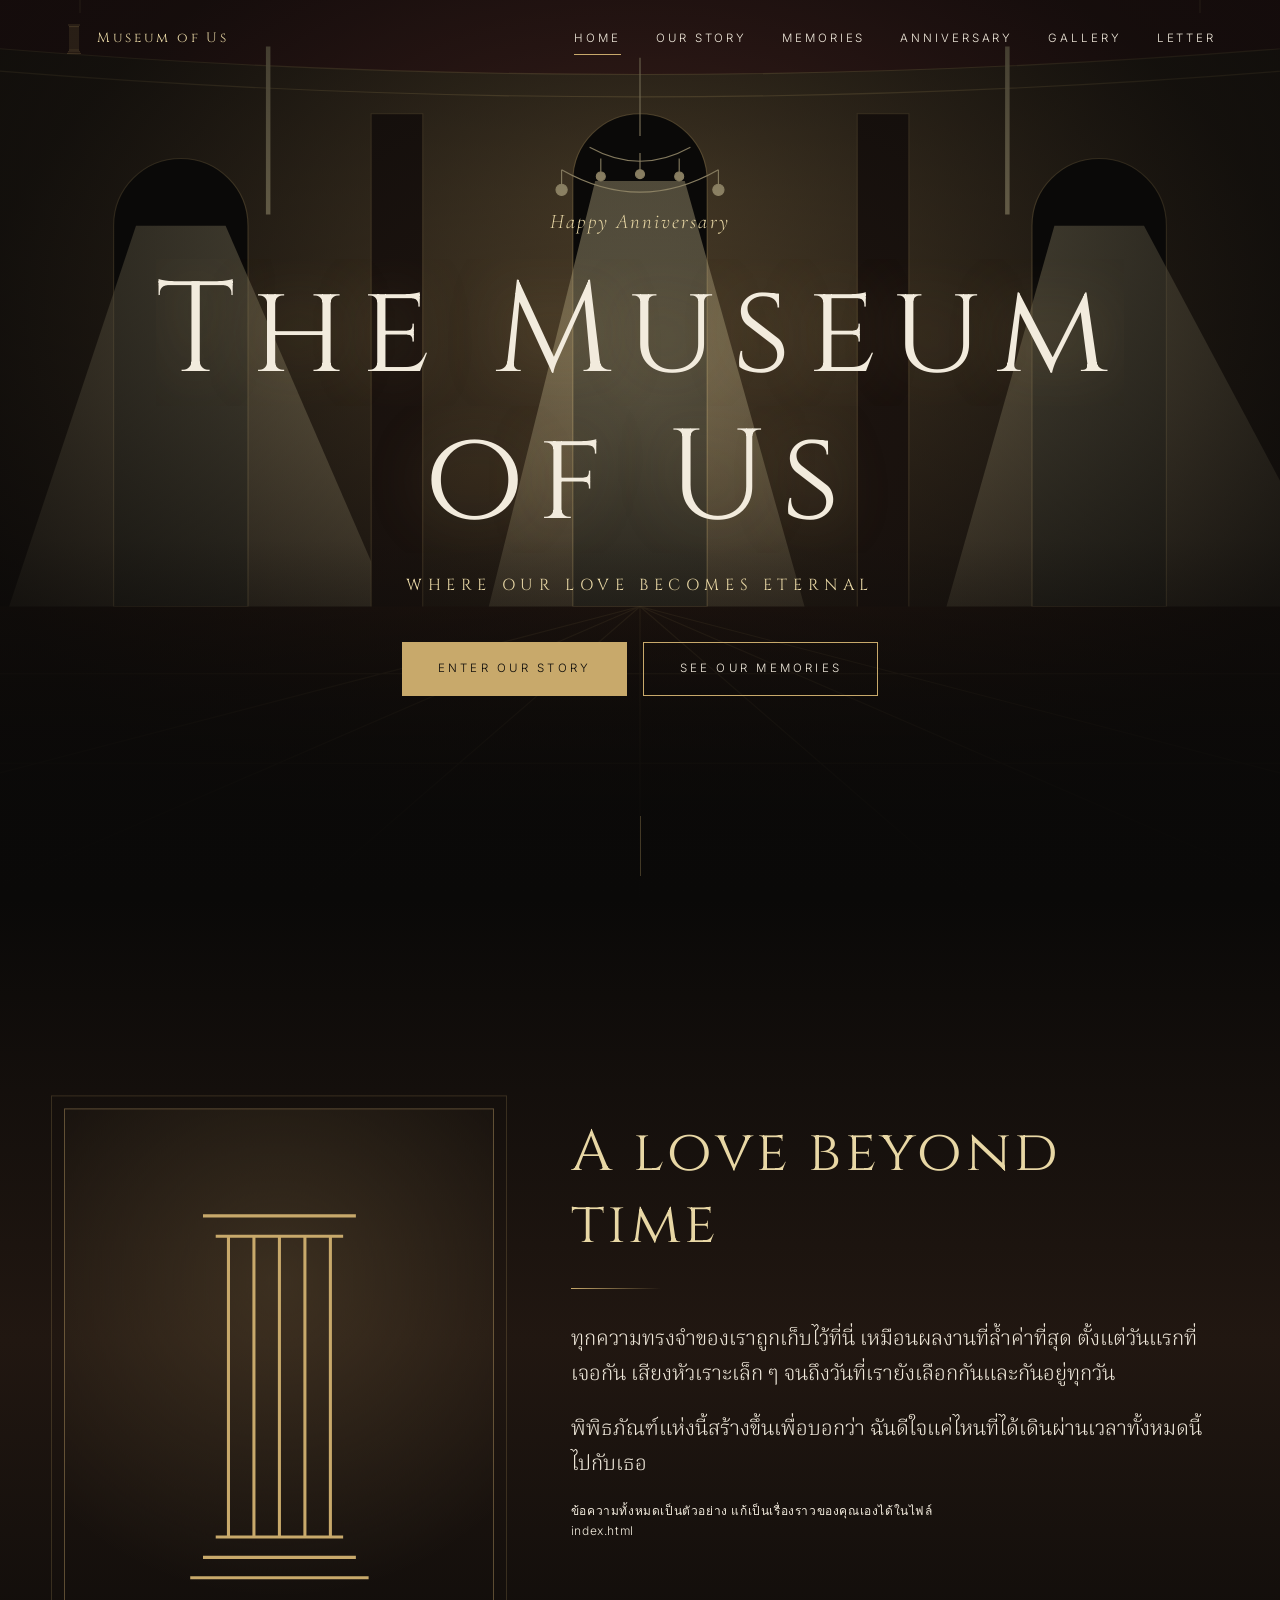
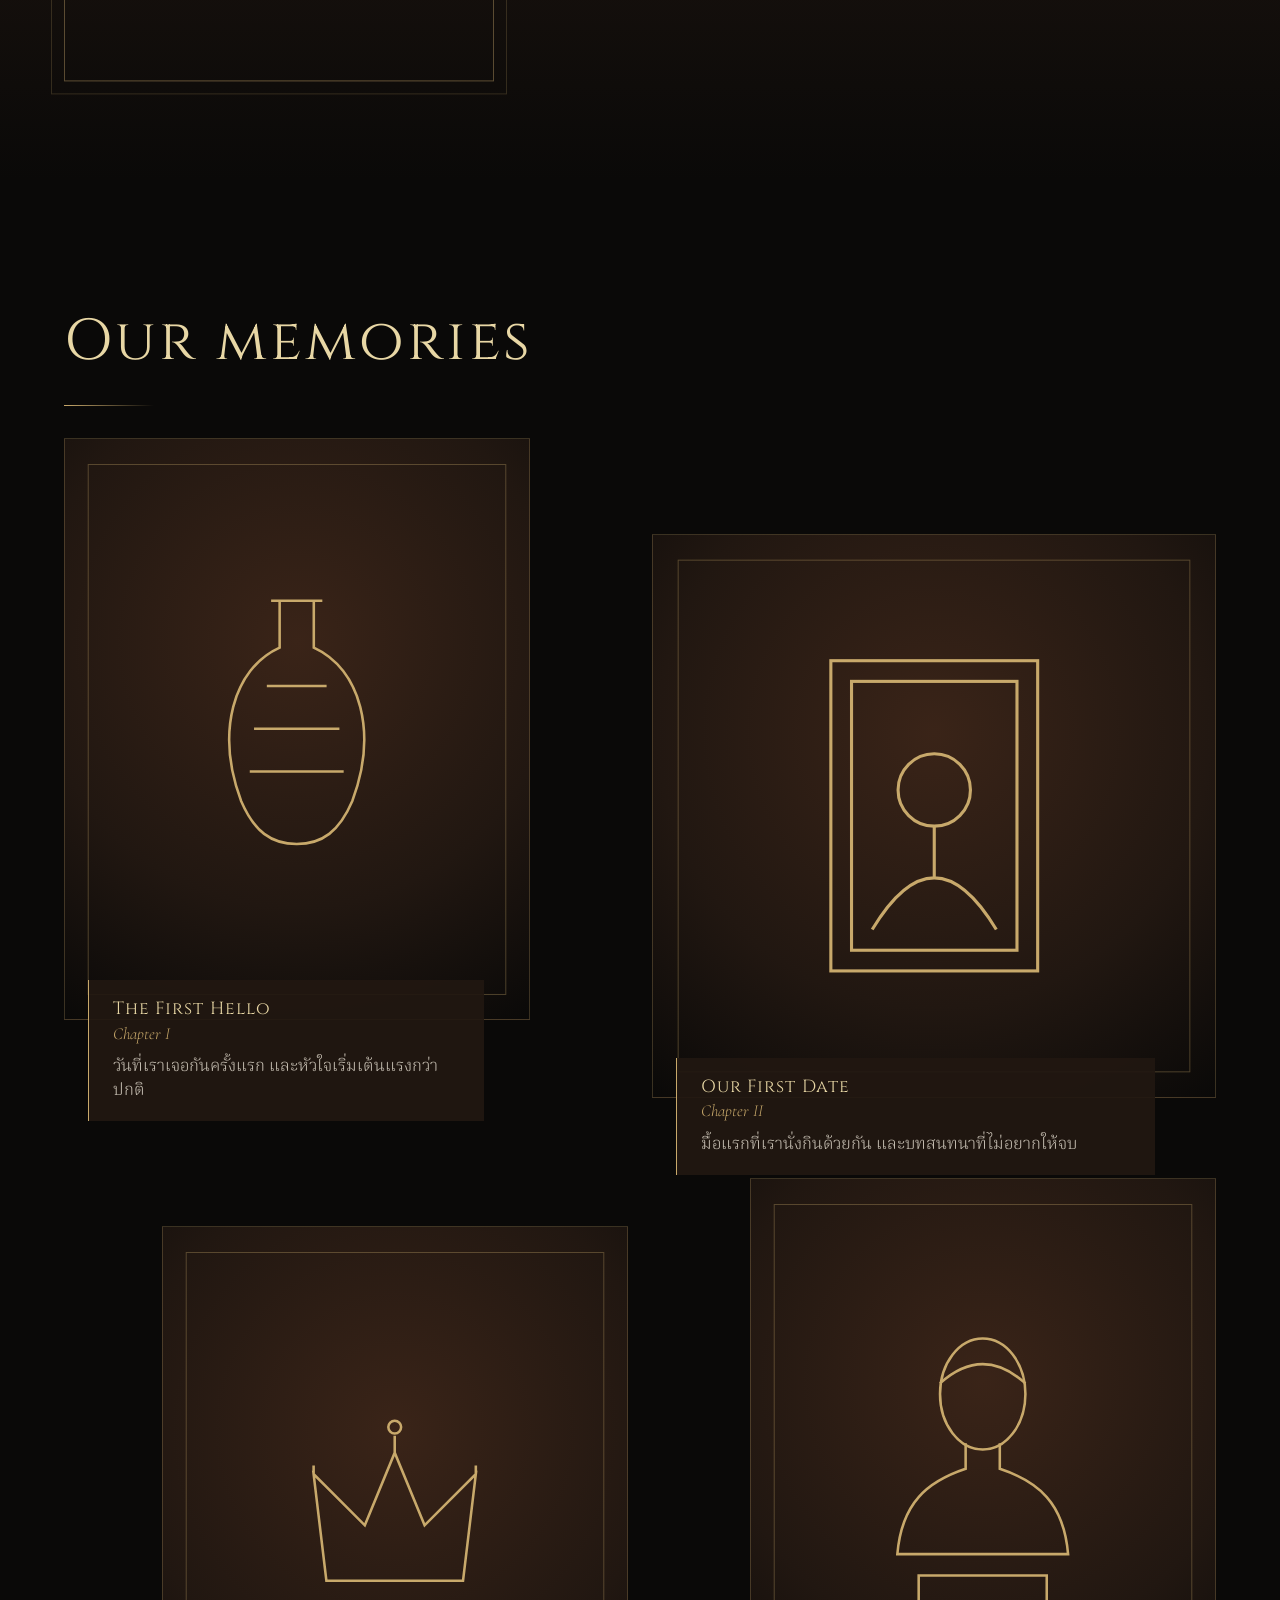
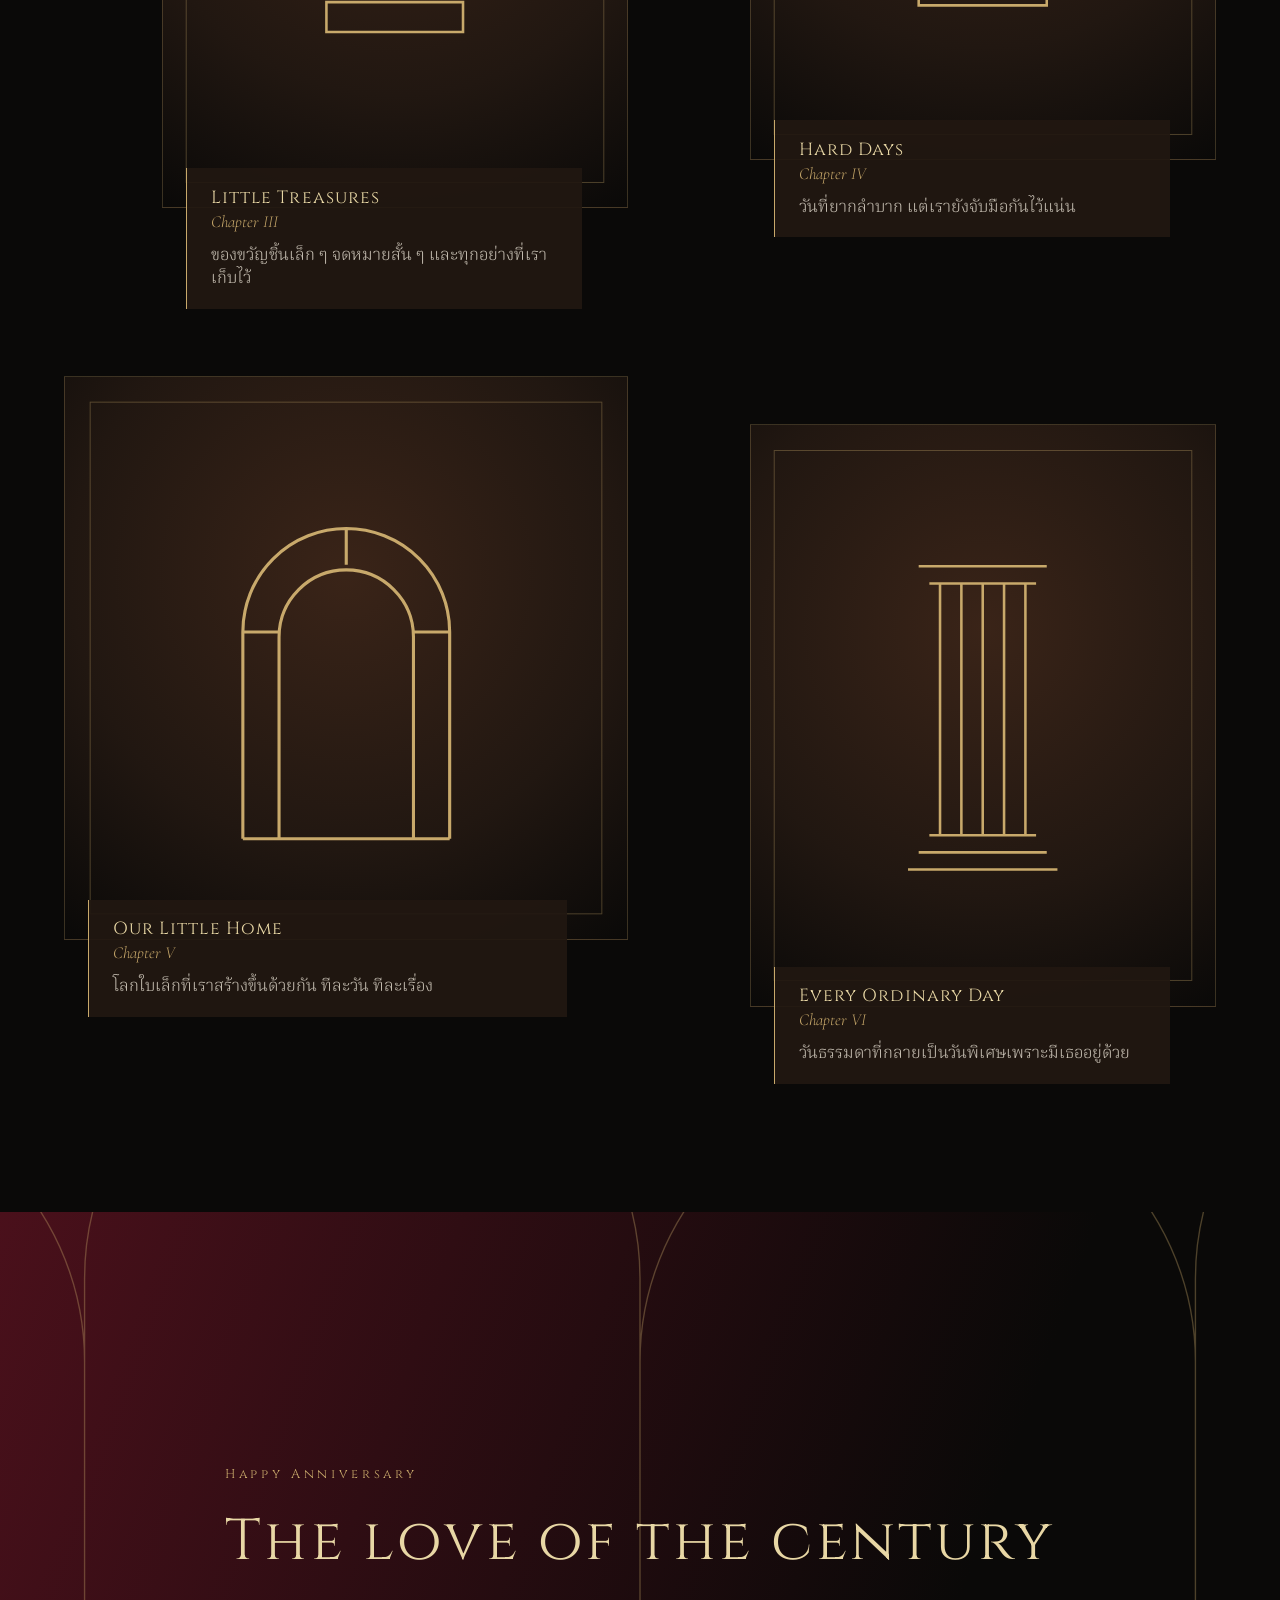
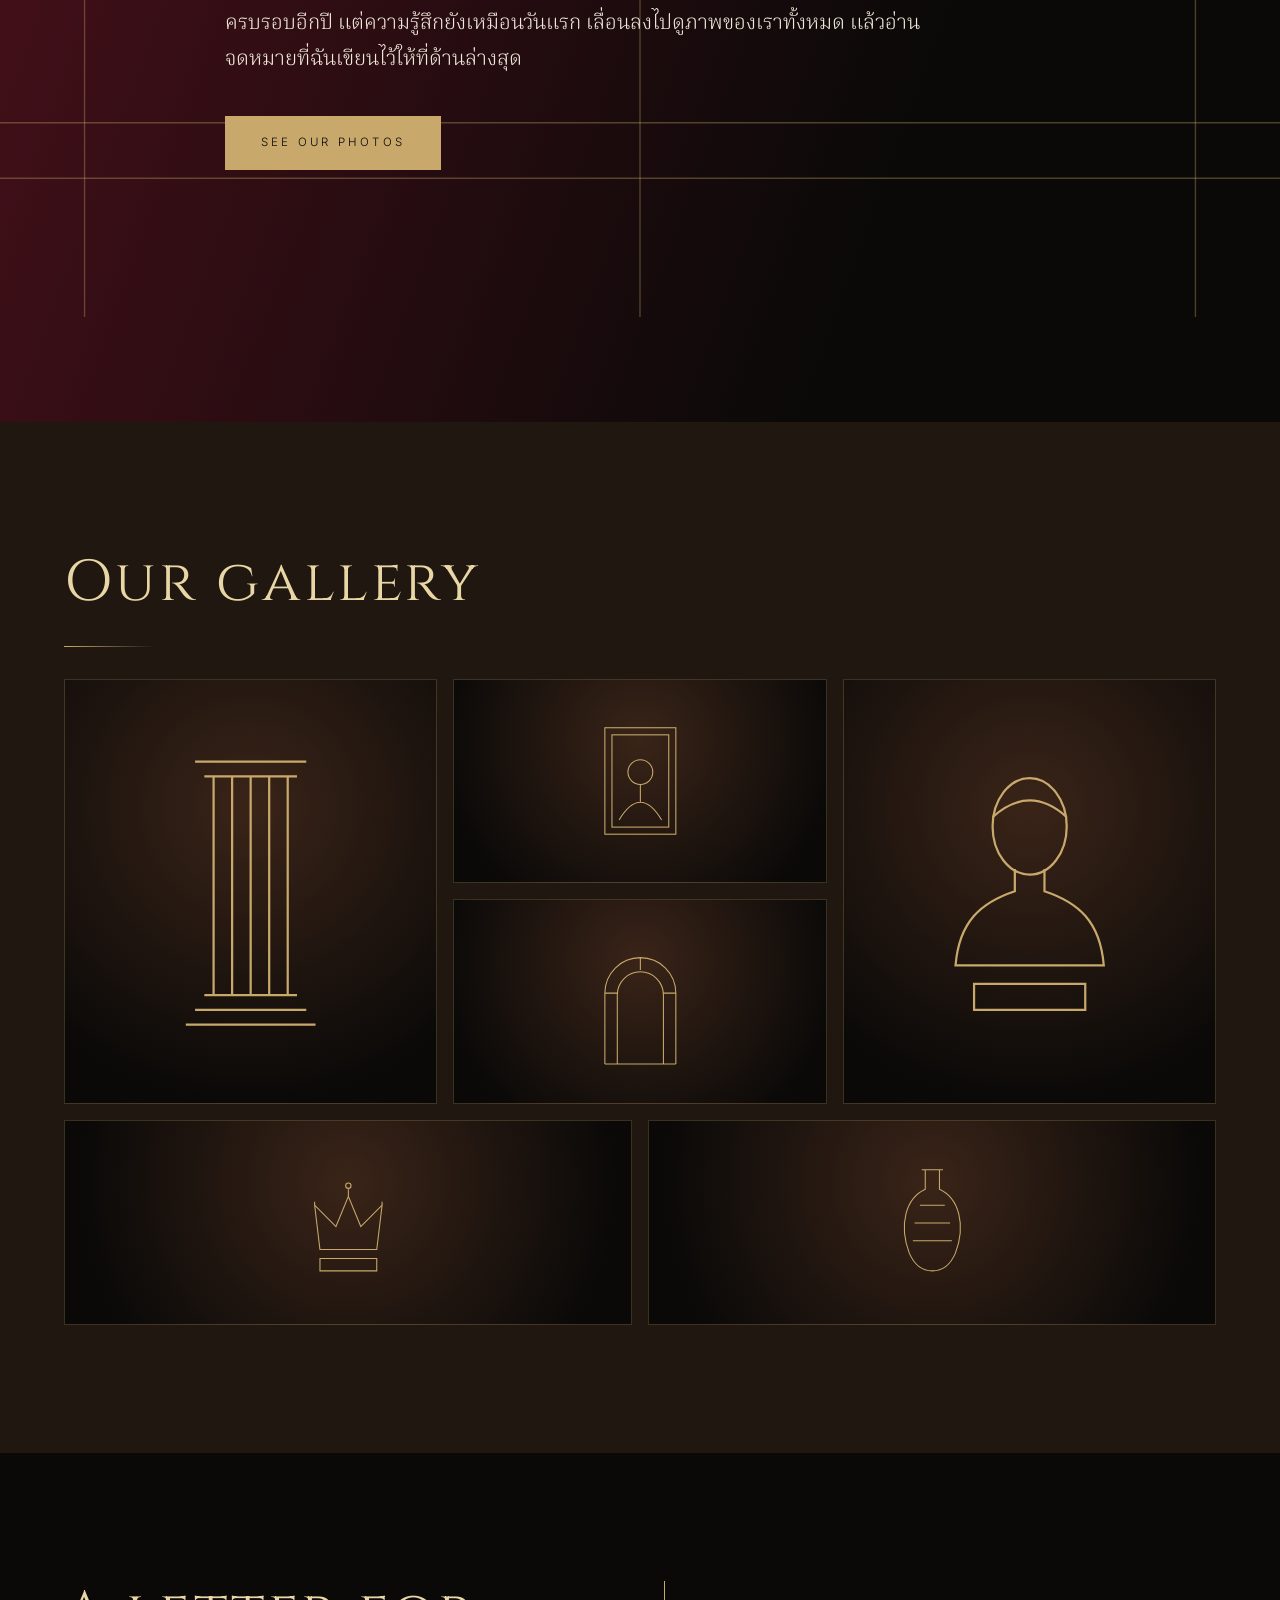
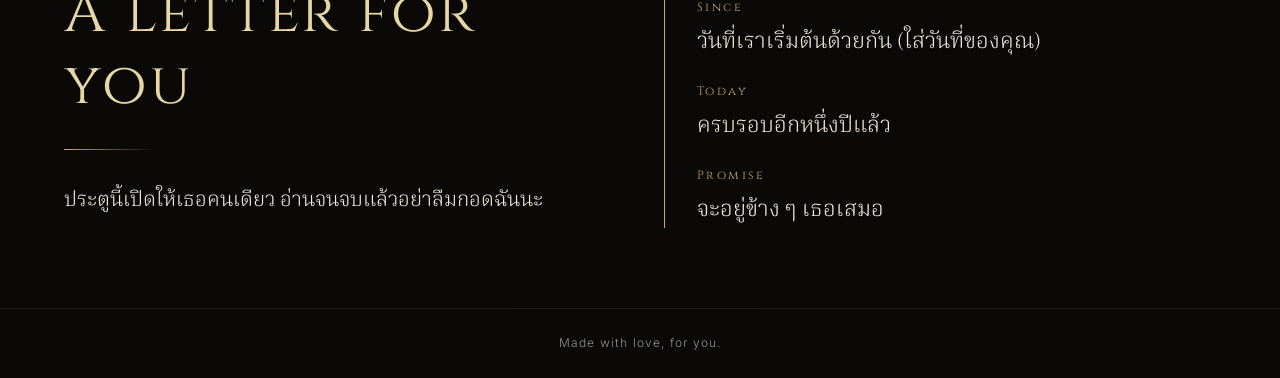
<file: index (1).html>
<!DOCTYPE html>
<html lang="en">
<head>
<meta charset="UTF-8">
<meta name="viewport" content="width=device-width, initial-scale=1">
<title>Museum of Us</title>
<meta name="description" content="Museum of Us: an anniversary gift made of our memories.">
<link rel="preconnect" href="https://fonts.googleapis.com">
<link rel="preconnect" href="https://fonts.gstatic.com" crossorigin>
<link href="https://fonts.googleapis.com/css2?family=Cinzel:wght@400;600&family=Cormorant+Garamond:ital,wght@0,300;0,500;1,300&family=Inter:wght@300;400&family=Noto+Serif+Thai:wght@300;400&display=swap" rel="stylesheet">
<link rel="stylesheet" href="style.css">
</head>
<body>

<!-- Reusable line-art symbols (original drawings, no external images) -->
<svg width="0" height="0" style="position:absolute" aria-hidden="true">
  <symbol id="s-column" viewBox="0 0 100 160"><g fill="none" stroke="currentColor" stroke-width="1.2"><path d="M20 10h60M25 18h50M30 18v118M70 18v118M40 18v118M50 18v118M60 18v118M25 136h50M20 144h60M15 152h70"/></g></symbol>
  <symbol id="s-bust" viewBox="0 0 100 160"><g fill="none" stroke="currentColor" stroke-width="1.2"><ellipse cx="50" cy="45" rx="20" ry="26"/><path d="M42 68v12c-18 6-30 16-32 40h80c-2-24-14-34-32-40V68M30 120h40M20 130h60v14H20zM30 40q20-18 40 0"/></g></symbol>
  <symbol id="s-frame" viewBox="0 0 100 160"><g fill="none" stroke="currentColor" stroke-width="1.2"><rect x="10" y="20" width="80" height="120"/><rect x="18" y="28" width="64" height="104"/><circle cx="50" cy="70" r="14"/><path d="M26 124q24-40 48 0M50 84v20"/></g></symbol>
  <symbol id="s-arch" viewBox="0 0 100 160"><g fill="none" stroke="currentColor" stroke-width="1.2"><path d="M10 150V70a40 40 0 0 1 80 0v80M24 150V72a26 26 0 0 1 52 0v78M10 150h80M50 30v14M10 70h14M76 70h14"/></g></symbol>
  <symbol id="s-crown" viewBox="0 0 100 160"><g fill="none" stroke="currentColor" stroke-width="1.2"><path d="M18 110l-6-50 24 24 14-34 14 34 24-24-6 50zM18 120h64v14H18zM50 50v-8M12 60v-4M88 60v-4"/><circle cx="50" cy="38" r="3"/></g></symbol>
  <symbol id="s-vase" viewBox="0 0 100 160"><g fill="none" stroke="currentColor" stroke-width="1.2"><path d="M38 20h24M42 20v22c-22 10-30 40-18 72 6 14 14 20 26 20s20-6 26-20c12-32 4-62-18-72V20M30 80h40M28 100h44M36 60h28"/></g></symbol>
</svg>

<div class="loader" id="loader" aria-hidden="true">
  <svg class="loader-mark" viewBox="0 0 100 160"><use href="#s-column"/></svg>
  <p>Opening the doors</p>
  <span class="loader-line"></span>
</div>
<div class="cursor" id="cursor" aria-hidden="true"></div>

<header class="nav" id="nav">
  <a href="#home" class="brand" aria-label="Museum of Us, home">
    <svg viewBox="0 0 100 160" aria-hidden="true"><use href="#s-column"/></svg>
    <span>Museum of Us</span>
  </a>
  <button class="nav-toggle" id="navToggle" aria-expanded="false" aria-controls="menu" aria-label="Open menu"><i></i><i></i></button>
  <nav id="menu" class="menu" aria-label="Main">
    <a href="#home">Home</a>
    <a href="#about">Our story</a>
    <a href="#collections">Memories</a>
    <a href="#exhibitions">Anniversary</a>
    <a href="#gallery">Gallery</a>
    <a href="#visit">Letter</a>
  </nav>
</header>

<main>
<section class="hero" id="home">
  <div class="hero-bg" data-parallax="0.25">
    <!-- Palace hall drawn in SVG -->
    <svg viewBox="0 0 1600 900" preserveAspectRatio="xMidYMid slice" role="img" aria-label="Illustration of a grand palace hall with marble columns, tall windows and a chandelier">
      <defs>
        <linearGradient id="floor" x1="0" y1="0" x2="0" y2="1"><stop offset="0" stop-color="#2a1a12"/><stop offset="1" stop-color="#0a0908"/></linearGradient>
        <linearGradient id="beam" x1="0" y1="0" x2="0" y2="1"><stop offset="0" stop-color="#E8D7A5" stop-opacity=".55"/><stop offset="1" stop-color="#E8D7A5" stop-opacity="0"/></linearGradient>
        <radialGradient id="glow" cx=".5" cy=".3" r=".6"><stop offset="0" stop-color="#C8A96B" stop-opacity=".45"/><stop offset="1" stop-color="#C8A96B" stop-opacity="0"/></radialGradient>
      </defs>
      <rect width="1600" height="900" fill="#150d0b"/>
      <rect width="1600" height="900" fill="url(#glow)"/>
      <g fill="#4A101B" opacity=".55"><path d="M0 0h1600v120q-800 90-1600 0z"/></g>
      <g stroke="#C8A96B" stroke-opacity=".5" fill="none"><path d="M0 120q800 90 1600 0M0 140q800 90 1600 0M300 0v110M800 0v95M1300 0v110"/></g>
      <g fill="#E8D7A5" opacity=".9"><path d="M470 140h-4v150h4zM1130 140h-4v150h4z"/></g>
      <g fill="#0a0908" stroke="#C8A96B" stroke-opacity=".6">
        <path d="M330 640V300a60 60 0 0 1 120 0v340z"/><path d="M740 640V260a60 60 0 0 1 120 0v380z"/><path d="M1150 640V300a60 60 0 0 1 120 0v340z"/>
      </g>
      <g fill="url(#beam)"><path d="M350 300h80l260 600H150z"/><path d="M760 260h80l180 640H600z"/><path d="M1170 300h80l320 600H1000z"/></g>
      <g fill="#241812" stroke="#C8A96B" stroke-opacity=".35">
        <rect x="90" y="150" width="70" height="520"/><rect x="1440" y="150" width="70" height="520"/><rect x="560" y="200" width="46" height="470"/><rect x="994" y="200" width="46" height="470"/>
      </g>
      <g fill="#C8A96B" opacity=".8"><rect x="80" y="140" width="90" height="14"/><rect x="1430" y="140" width="90" height="14"/><rect x="80" y="664" width="90" height="14"/><rect x="1430" y="664" width="90" height="14"/></g>
      <g class="chandelier" stroke="#E8D7A5" fill="none" transform="translate(800 150)">
        <path d="M0 0v70M-70 100q70 40 140 0M-45 80q45 25 90 0M-70 100v14M70 100v14M-35 90v12M35 90v12M0 85v16"/>
        <g fill="#E8D7A5"><circle cx="-70" cy="118" r="5"/><circle cx="70" cy="118" r="5"/><circle cx="-35" cy="106" r="4"/><circle cx="35" cy="106" r="4"/><circle cx="0" cy="104" r="4"/></g>
      </g>
      <rect y="640" width="1600" height="260" fill="url(#floor)"/>
      <g stroke="#C8A96B" stroke-opacity=".18"><path d="M800 640L-200 900M800 640L200 900M800 640L500 900M800 640L800 900M800 640L1100 900M800 640L1400 900M800 640L1800 900M0 700h1600M0 780h1600"/></g>
    </svg>
  </div>
  <div class="hero-shade"></div>
  <div class="dust" id="dust" aria-hidden="true"></div>
  <div class="hero-content">
    <p class="hero-kicker reveal-line"><span>Happy Anniversary</span></p>
    <h1 class="hero-title"><span class="reveal-line"><span>The Museum</span></span><span class="reveal-line"><span>of Us</span></span></h1>
    <p class="hero-sub reveal-line"><span>Where our love becomes eternal</span></p>
    <div class="hero-actions">
      <a class="btn btn-gold" href="#about">Enter our story</a>
      <a class="btn btn-ghost" href="#collections">See our memories</a>
    </div>
  </div>
  <a href="#about" class="scroll-hint" aria-label="Scroll down"><i></i></a>
</section>

<section class="about" id="about">
  <div class="wrap about-grid">
    <figure class="about-art reveal" data-parallax="-0.06">
      <svg viewBox="0 0 100 160" role="img" aria-label="Line drawing of a classical column"><use href="#s-column"/></svg>
    </figure>
    <div class="about-text">
      <h2 class="split">A love beyond time</h2>
      <span class="rule"></span>
      <p class="reveal">ทุกความทรงจำของเราถูกเก็บไว้ที่นี่ เหมือนผลงานที่ล้ำค่าที่สุด ตั้งแต่วันแรกที่เจอกัน เสียงหัวเราะเล็ก ๆ จนถึงวันที่เรายังเลือกกันและกันอยู่ทุกวัน</p>
      <p class="reveal">พิพิธภัณฑ์แห่งนี้สร้างขึ้นเพื่อบอกว่า ฉันดีใจแค่ไหนที่ได้เดินผ่านเวลาทั้งหมดนี้ไปกับเธอ</p>
      <p class="note reveal">ข้อความทั้งหมดเป็นตัวอย่าง แก้เป็นเรื่องราวของคุณเองได้ในไฟล์ index.html</p>
    </div>
  </div>
</section>

<section class="collections" id="collections">
  <div class="wrap">
    <h2 class="split">Our memories</h2>
    <span class="rule"></span>
    <ul class="coll-grid">
      <li class="coll c1 reveal"><button class="art-btn" data-open data-title="The First Hello" data-era="Chapter I" data-text="วันที่เราเจอกันครั้งแรก และหัวใจเริ่มเต้นแรงกว่าปกติ"><div class="art"><svg><use href="#s-vase"/></svg></div><div class="cap"><h3>The First Hello</h3><em>Chapter I</em><p>วันที่เราเจอกันครั้งแรก และหัวใจเริ่มเต้นแรงกว่าปกติ</p></div></button></li>
      <li class="coll c2 reveal"><button class="art-btn" data-open data-title="Our First Date" data-era="Chapter II" data-text="มื้อแรกที่เรานั่งกินด้วยกัน และบทสนทนาที่ไม่อยากให้จบ"><div class="art"><svg><use href="#s-frame"/></svg></div><div class="cap"><h3>Our First Date</h3><em>Chapter II</em><p>มื้อแรกที่เรานั่งกินด้วยกัน และบทสนทนาที่ไม่อยากให้จบ</p></div></button></li>
      <li class="coll c3 reveal"><button class="art-btn" data-open data-title="Little Treasures" data-era="Chapter III" data-text="ของขวัญชิ้นเล็ก ๆ จดหมายสั้น ๆ และทุกอย่างที่เราเก็บไว้"><div class="art"><svg><use href="#s-crown"/></svg></div><div class="cap"><h3>Little Treasures</h3><em>Chapter III</em><p>ของขวัญชิ้นเล็ก ๆ จดหมายสั้น ๆ และทุกอย่างที่เราเก็บไว้</p></div></button></li>
      <li class="coll c4 reveal"><button class="art-btn" data-open data-title="Hard Days" data-era="Chapter IV" data-text="วันที่ยากลำบาก แต่เรายังจับมือกันไว้แน่น"><div class="art"><svg><use href="#s-bust"/></svg></div><div class="cap"><h3>Hard Days</h3><em>Chapter IV</em><p>วันที่ยากลำบาก แต่เรายังจับมือกันไว้แน่น</p></div></button></li>
      <li class="coll c5 reveal"><button class="art-btn" data-open data-title="Our Little Home" data-era="Chapter V" data-text="โลกใบเล็กที่เราสร้างขึ้นด้วยกัน ทีละวัน ทีละเรื่อง"><div class="art"><svg><use href="#s-arch"/></svg></div><div class="cap"><h3>Our Little Home</h3><em>Chapter V</em><p>โลกใบเล็กที่เราสร้างขึ้นด้วยกัน ทีละวัน ทีละเรื่อง</p></div></button></li>
      <li class="coll c6 reveal"><button class="art-btn" data-open data-title="Every Ordinary Day" data-era="Chapter VI" data-text="วันธรรมดาที่กลายเป็นวันพิเศษเพราะมีเธออยู่ด้วย"><div class="art"><svg><use href="#s-column"/></svg></div><div class="cap"><h3>Every Ordinary Day</h3><em>Chapter VI</em><p>วันธรรมดาที่กลายเป็นวันพิเศษเพราะมีเธออยู่ด้วย</p></div></button></li>
    </ul>
  </div>
</section>

<section class="exhibit" id="exhibitions">
  <div class="exhibit-bg" data-parallax="0.18" aria-hidden="true">
    <svg viewBox="0 0 1600 700" preserveAspectRatio="xMidYMid slice"><g fill="none" stroke="#C8A96B" stroke-opacity=".35"><path d="M0 700V300a200 200 0 0 1 400 0v400M400 700V240a200 200 0 0 1 400 0v460M800 700V300a200 200 0 0 1 400 0v400M1200 700V240a200 200 0 0 1 400 0v460"/><path d="M0 560h1600M0 600h1600"/></g></svg>
  </div>
  <div class="wrap exhibit-inner">
    <p class="exhibit-date reveal">Happy Anniversary</p>
    <h2 class="split">The love of the century</h2>
    <p class="reveal">ครบรอบอีกปี แต่ความรู้สึกยังเหมือนวันแรก เลื่อนลงไปดูภาพของเราทั้งหมด แล้วอ่านจดหมายที่ฉันเขียนไว้ให้ที่ด้านล่างสุด</p>
    <button class="btn btn-gold reveal" id="exhibitBtn">See our photos</button>
  </div>
</section>

<section class="gallery" id="gallery">
  <div class="wrap">
    <h2 class="split">Our gallery</h2>
    <span class="rule"></span>
    <div class="g-grid">
      <button class="g g1" data-open data-title="The Day We Met" data-era="Gallery I" data-text="ภาพแรกที่เราอยู่ด้วยกัน"><svg><use href="#s-column"/></svg></button>
      <button class="g g2" data-open data-title="Your Smile" data-era="Gallery II" data-text="รอยยิ้มที่ฉันชอบที่สุด"><svg><use href="#s-frame"/></svg></button>
      <button class="g g3" data-open data-title="Sunday Mornings" data-era="Gallery III" data-text="เช้าวันอาทิตย์ที่ไม่ต้องรีบไปไหน"><svg><use href="#s-bust"/></svg></button>
      <button class="g g4" data-open data-title="Where We Traveled" data-era="Gallery IV" data-text="ทุกที่ที่เราไปด้วยกัน"><svg><use href="#s-arch"/></svg></button>
      <button class="g g5" data-open data-title="Our Celebrations" data-era="Gallery V" data-text="วันพิเศษที่เราฉลองด้วยกัน"><svg><use href="#s-crown"/></svg></button>
      <button class="g g6" data-open data-title="Quiet Moments" data-era="Gallery VI" data-text="ช่วงเวลาเงียบ ๆ ที่มีแค่เรา"><svg><use href="#s-vase"/></svg></button>
    </div>
  </div>
</section>

<section class="visit" id="visit">
  <div class="wrap visit-grid">
    <div>
      <h2 class="split">A letter for you</h2>
      <span class="rule"></span>
      <p class="reveal">ประตูนี้เปิดให้เธอคนเดียว อ่านจนจบแล้วอย่าลืมกอดฉันนะ</p>
    </div>
    <dl class="reveal">
      <dt>Since</dt><dd>วันที่เราเริ่มต้นด้วยกัน (ใส่วันที่ของคุณ)</dd>
      <dt>Today</dt><dd>ครบรอบอีกหนึ่งปีแล้ว</dd>
      <dt>Promise</dt><dd>จะอยู่ข้าง ๆ เธอเสมอ</dd>
    </dl>
  </div>
  <footer>Made with love, for you.</footer>
</section>
</main>

<div class="lightbox" id="lightbox" role="dialog" aria-modal="true" aria-label="Artwork viewer" hidden>
  <button class="lb-close" id="lbClose" aria-label="Close">&times;</button>
  <button class="lb-nav lb-prev" id="lbPrev" aria-label="Previous">&#8249;</button>
  <figure class="lb-fig">
    <div class="lb-art" id="lbArt"></div>
    <figcaption><h3 id="lbTitle"></h3><em id="lbEra"></em><p id="lbText"></p></figcaption>
  </figure>
  <button class="lb-nav lb-next" id="lbNext" aria-label="Next">&#8250;</button>
</div>

<script src="script.js"></script>
</body>
</html>
</file>
<file: style.css>
:root{
  --black:#0A0908;--burgundy:#4A101B;--gold:#C8A96B;--champagne:#E8D7A5;--ivory:#F2EBDD;--brown:#211711;
  --serif:"Cormorant Garamond","Noto Serif Thai",Georgia,serif;--display:"Cinzel","Times New Roman",serif;--sans:"Inter",system-ui,sans-serif;
  --ease:cubic-bezier(.2,.7,.2,1);--pad:clamp(1.25rem,5vw,5rem);
}
*{box-sizing:border-box;margin:0;padding:0}
html{scroll-behavior:smooth;scroll-padding-top:4.5rem}
body{background:var(--black);color:var(--ivory);font-family:var(--sans);font-weight:300;line-height:1.7;overflow-x:hidden}
a{color:inherit;text-decoration:none}
button{font:inherit;color:inherit;background:none;border:0;cursor:pointer}
ul{list-style:none}
svg{display:block}
:focus-visible{outline:2px solid var(--champagne);outline-offset:4px}
.wrap{max-width:1280px;margin:0 auto;padding:0 var(--pad)}
h1,h2,h3{font-family:var(--display);font-weight:400;letter-spacing:.06em;line-height:1.15}
h2{font-size:clamp(1.9rem,4.5vw,3.6rem);color:var(--champagne)}
p{font-family:var(--serif);font-size:1.3rem;max-width:34em}
.rule{display:block;width:90px;height:1px;background:linear-gradient(90deg,var(--gold),transparent);margin:1.5rem 0 2rem}
section{position:relative}

/* Loader */
.loader{position:fixed;inset:0;z-index:100;background:var(--black);display:grid;place-content:center;justify-items:center;gap:1rem;transition:opacity .9s var(--ease),visibility .9s}
.loader.done{opacity:0;visibility:hidden}
.loader-mark{width:48px;height:76px;color:var(--gold);animation:pulse 1.6s ease-in-out infinite}
.loader p{font-family:var(--display);letter-spacing:.3em;font-size:.8rem;color:var(--champagne)}
.loader-line{width:140px;height:1px;background:rgba(200,169,107,.25);position:relative;overflow:hidden}
.loader-line::after{content:"";position:absolute;inset:0;background:var(--gold);animation:load 1.4s var(--ease) infinite}
@keyframes load{from{transform:translateX(-100%)}to{transform:translateX(100%)}}
@keyframes pulse{50%{opacity:.4}}

/* Cursor */
.cursor{position:fixed;top:0;left:0;width:34px;height:34px;margin:-17px 0 0 -17px;border:1px solid var(--gold);border-radius:50%;pointer-events:none;z-index:90;opacity:0;transition:width .3s,height .3s,margin .3s,background .3s,opacity .3s}
.cursor.on{opacity:.8}
.cursor.big{width:64px;height:64px;margin:-32px 0 0 -32px;background:rgba(200,169,107,.12)}
@media (hover:none),(pointer:coarse){.cursor{display:none}}

/* Nav */
.nav{position:fixed;top:0;left:0;right:0;z-index:50;display:flex;justify-content:space-between;align-items:center;padding:1.4rem var(--pad);transition:background .5s,padding .5s,backdrop-filter .5s}
.nav.solid{background:rgba(10,9,8,.82);backdrop-filter:blur(10px);padding-block:.8rem}
.brand{display:flex;align-items:center;gap:.8rem;font-family:var(--display);letter-spacing:.2em;font-size:.85rem;color:var(--champagne)}
.brand svg{width:20px;height:32px;color:var(--gold)}
.menu{display:flex;gap:2.2rem}
.menu a{position:relative;font-size:.72rem;letter-spacing:.25em;text-transform:uppercase;padding:.4rem 0}
.menu a::after{content:"";position:absolute;left:0;bottom:0;height:1px;width:100%;background:var(--gold);transform:scaleX(0);transform-origin:right;transition:transform .5s var(--ease)}
.menu a:hover::after,.menu a.active::after{transform:scaleX(1);transform-origin:left}
.nav-toggle{display:none;width:44px;height:44px;position:relative}
.nav-toggle i{position:absolute;left:10px;right:10px;height:1px;background:var(--champagne);transition:transform .4s var(--ease)}
.nav-toggle i:first-child{top:18px}.nav-toggle i:last-child{top:26px}
.nav-toggle[aria-expanded=true] i:first-child{transform:translateY(4px) rotate(45deg)}
.nav-toggle[aria-expanded=true] i:last-child{transform:translateY(-4px) rotate(-45deg)}

/* Hero */
.hero{height:100vh;height:100svh;min-height:560px;display:grid;align-items:center;overflow:hidden}
.hero-bg{position:absolute;inset:-6% 0;animation:drift 30s ease-in-out infinite alternate}
.hero-bg svg{width:100%;height:100%}
@keyframes drift{to{transform:scale(1.08) translateY(-1%)}}
.hero-shade{position:absolute;inset:0;background:radial-gradient(ellipse at 50% 45%,rgba(10,9,8,.15),rgba(10,9,8,.8) 75%),linear-gradient(transparent 60%,var(--black))}
.dust{position:absolute;inset:0;pointer-events:none}
.dust i{position:absolute;width:3px;height:3px;border-radius:50%;background:var(--champagne);opacity:0;animation:float linear infinite}
@keyframes float{0%{opacity:0;transform:translateY(0)}20%{opacity:.7}100%{opacity:0;transform:translateY(-120px)}}
.chandelier{animation:sway 6s ease-in-out infinite alternate;transform-origin:800px 0}
@keyframes sway{from{transform:translate(800px,150px) rotate(-.6deg)}to{transform:translate(800px,150px) rotate(.6deg)}}
.hero-content{position:relative;text-align:center;padding:0 var(--pad);display:grid;justify-items:center;gap:1.2rem}
.hero-title{font-size:clamp(2.8rem,10vw,8rem);letter-spacing:.12em;color:var(--ivory);text-shadow:0 0 60px rgba(200,169,107,.35)}
.hero-title .reveal-line{display:block}
.hero-kicker,.hero-sub{font-family:var(--serif);font-style:italic;color:var(--champagne);letter-spacing:.1em}
.hero-sub{font-size:clamp(1.1rem,2.4vw,1.7rem);text-transform:uppercase;font-style:normal;font-family:var(--display);letter-spacing:.35em;font-size:clamp(.7rem,1.6vw,1rem)}
.reveal-line{display:block;overflow:hidden}
.reveal-line>span{display:inline-block;transform:translateY(110%);transition:transform 1.4s var(--ease)}
.ready .reveal-line>span{transform:none}
.ready .hero-title .reveal-line:nth-child(2)>span{transition-delay:.2s}
.ready .hero-sub>span{transition-delay:.5s}
.hero-actions{display:flex;gap:1rem;flex-wrap:wrap;justify-content:center;margin-top:1.5rem;opacity:0;transform:translateY(20px);transition:all 1.2s var(--ease) .9s}
.ready .hero-actions{opacity:1;transform:none}
.btn{display:inline-block;padding:1rem 2.2rem;font-size:.72rem;letter-spacing:.28em;text-transform:uppercase;border:1px solid var(--gold);transition:background .5s,color .5s,letter-spacing .5s var(--ease)}
.btn-gold{background:var(--gold);color:var(--black)}
.btn-gold:hover{background:var(--champagne);letter-spacing:.34em}
.btn-ghost:hover{background:rgba(200,169,107,.15);letter-spacing:.34em}
.scroll-hint{position:absolute;bottom:1.5rem;left:50%;width:1px;height:60px;background:rgba(200,169,107,.3);overflow:hidden}
.scroll-hint i{position:absolute;inset:0;background:var(--gold);animation:load 2s var(--ease) infinite;transform:translateY(-100%)}
.scroll-hint i{animation-name:drop}
@keyframes drop{to{transform:translateY(100%)}}

/* Reveal on scroll */
.reveal{opacity:0;transform:translateY(28px);transition:opacity 1.1s var(--ease),transform 1.1s var(--ease)}
.reveal.in{opacity:1;transform:none}
.split .w{display:inline-block;overflow:hidden;vertical-align:top;padding-bottom:.1em}
.split .w>span{display:inline-block;transform:translateY(110%);transition:transform 1.1s var(--ease)}
.split.in .w>span{transform:none}

/* About */
.about{padding:clamp(5rem,12vw,10rem) 0;background:linear-gradient(var(--black),var(--brown) 50%,var(--black))}
.about-grid{display:grid;grid-template-columns:.8fr 1.2fr;gap:clamp(2rem,6vw,6rem);align-items:center}
.about-art{border:1px solid rgba(200,169,107,.4);padding:2rem;aspect-ratio:3/4;display:grid;place-items:center;background:radial-gradient(circle at 50% 30%,rgba(200,169,107,.18),transparent 70%);outline:1px solid rgba(200,169,107,.2);outline-offset:12px}
.about-art svg{width:70%;height:auto;color:var(--gold)}
.about-text p{margin-bottom:1.2rem}
.note{font-family:var(--sans)!important;font-size:.75rem!important;opacity:.5;letter-spacing:.05em}

/* Collections: asymmetric editorial grid */
.collections{padding:clamp(4rem,10vw,8rem) 0;background:var(--black)}
.coll-grid{display:grid;grid-template-columns:repeat(12,1fr);gap:clamp(1.5rem,4vw,3.5rem) 1.5rem;margin-top:2rem}
.coll{position:relative}
.c1{grid-column:1/6}.c2{grid-column:7/13;margin-top:6rem}
.c3{grid-column:2/7}.c4{grid-column:8/13;margin-top:-3rem}
.c5{grid-column:1/7;margin-top:1rem}.c6{grid-column:8/13;margin-top:4rem}
.art-btn{display:block;width:100%;text-align:left;position:relative}
.art{aspect-ratio:4/5;overflow:hidden;position:relative;display:grid;place-items:center;background:radial-gradient(circle at 50% 35%,#3a2418,var(--brown) 60%,var(--black));border:1px solid rgba(200,169,107,.25)}
.c2 .art,.c5 .art{aspect-ratio:1/1}
.art svg,.g svg{width:46%;height:auto;aspect-ratio:5/8;color:var(--gold);transition:transform 1.4s var(--ease)}
.art::after{content:"";position:absolute;inset:14px;border:1px solid var(--gold);opacity:.35;transform:scale(.96);transition:all .8s var(--ease)}
.art-btn:hover .art svg{transform:scale(1.1)}
.art-btn:hover .art::after{transform:scale(1);opacity:.9}
.cap{position:relative;margin:-2.5rem 0 0 1.5rem;padding:1.2rem 1.5rem;background:rgba(33,23,17,.92);border-left:1px solid var(--gold);max-width:85%;transition:transform .8s var(--ease)}
.art-btn:hover .cap{transform:translate(8px,-8px)}
.cap h3{font-size:1.1rem;color:var(--champagne)}
.cap em{font-family:var(--serif);color:var(--gold);font-size:1.05rem}
.cap p{font-size:1.05rem;line-height:1.4;margin-top:.4rem;opacity:.8}

/* Exhibition */
.exhibit{min-height:90vh;display:grid;align-items:center;overflow:hidden;background:linear-gradient(110deg,var(--burgundy),var(--black) 70%)}
.exhibit-bg{position:absolute;inset:-10% 0}
.exhibit-bg svg{width:100%;height:100%}
.exhibit-inner{position:relative;display:grid;gap:1.5rem;justify-items:start;padding-block:6rem}
.exhibit-date{font-family:var(--display);letter-spacing:.3em;font-size:.8rem;color:var(--gold)}
.exhibit .btn{margin-top:1rem}

/* Gallery */
.gallery{padding:clamp(4rem,10vw,8rem) 0;background:var(--brown)}
.g-grid{display:grid;grid-template-columns:repeat(6,1fr);grid-auto-rows:clamp(120px,16vw,220px);gap:1rem;margin-top:2rem}
.g{position:relative;display:grid;place-items:center;overflow:hidden;border:1px solid rgba(200,169,107,.25);background:radial-gradient(circle at 50% 30%,#3a2418,var(--black) 85%);transition:border-color .5s}
.g svg{width:auto;height:70%}
.g:hover{border-color:var(--gold)}
.g:hover svg{transform:scale(1.12)}
.g1{grid-column:span 2;grid-row:span 2}.g2{grid-column:span 2}.g3{grid-column:span 2;grid-row:span 2}
.g4{grid-column:span 2}.g5{grid-column:span 3}.g6{grid-column:span 3}

/* Visit */
.visit{padding:clamp(4rem,10vw,8rem) 0 0;background:var(--black)}
.visit-grid{display:grid;grid-template-columns:1fr 1fr;gap:3rem;align-items:start;padding-bottom:5rem}
dl{display:grid;gap:.3rem;border-left:1px solid var(--gold);padding-left:2rem}
dt{font-family:var(--display);color:var(--gold);letter-spacing:.2em;font-size:.75rem;margin-top:1rem}
dd{font-family:var(--serif);font-size:1.4rem}
footer{border-top:1px solid rgba(200,169,107,.2);text-align:center;padding:1.5rem;font-size:.75rem;opacity:.6;letter-spacing:.1em}

/* Lightbox */
.lightbox{position:fixed;inset:0;z-index:80;background:rgba(10,9,8,.95);display:grid;grid-template-columns:auto 1fr auto;align-items:center;padding:1rem;touch-action:pan-y}
.lightbox[hidden]{display:none}
.lb-fig{display:grid;gap:1.5rem;justify-items:center;text-align:center;max-height:100%;animation:fade .6s var(--ease)}
@keyframes fade{from{opacity:0;transform:scale(.97)}}
.lb-art{width:min(70vw,380px);aspect-ratio:4/5;border:1px solid var(--gold);display:grid;place-items:center;background:radial-gradient(circle at 50% 30%,#3a2418,var(--black))}
.lb-art svg{width:50%;color:var(--gold)}
.lb-fig h3{color:var(--champagne);font-size:1.5rem}
.lb-fig em{font-family:var(--serif);color:var(--gold);font-size:1.2rem}
.lb-fig p{margin:.5rem auto 0;font-size:1.15rem}
.lb-close{position:absolute;top:1rem;right:1.2rem;font-size:2.4rem;line-height:1;width:48px;height:48px;color:var(--champagne)}
.lb-nav{font-size:3rem;width:56px;height:80px;color:var(--gold);transition:transform .3s}
.lb-prev:hover{transform:translateX(-4px)}.lb-next:hover{transform:translateX(4px)}

/* Responsive */
@media (max-width:900px){
  .nav-toggle{display:block}
  .menu{position:fixed;inset:0;background:var(--black);flex-direction:column;justify-content:center;align-items:center;gap:1.8rem;clip-path:circle(0 at calc(100% - 40px) 40px);transition:clip-path .8s var(--ease);visibility:hidden}
  .menu.open{clip-path:circle(150% at calc(100% - 40px) 40px);visibility:visible}
  .menu a{font-family:var(--display);font-size:1.2rem}
  .nav-toggle{z-index:2}
  .about-grid,.visit-grid{grid-template-columns:1fr}
  .about-art{max-width:300px}
  .coll-grid{display:flex;flex-direction:column;gap:3rem}
  .coll{margin:0!important}
  .c2,.c4,.c6{align-self:flex-end;width:88%}
  .c1,.c3,.c5{width:88%}
  .g-grid{grid-template-columns:repeat(2,1fr)}
  .g1,.g2,.g3,.g4,.g5,.g6{grid-column:span 1;grid-row:span 1}
  .g1,.g5{grid-column:span 2}
  .lightbox{grid-template-columns:1fr;grid-template-rows:1fr auto}
  .lb-nav{position:absolute;top:50%;margin-top:-40px;width:44px;background:rgba(10,9,8,.5)}
  .lb-prev{left:0}.lb-next{right:0}
}
@media (prefers-reduced-motion:reduce){
  html{scroll-behavior:auto}
  *,*::before,*::after{animation:none!important;transition-duration:.01ms!important;transition-delay:0s!important}
  .reveal,.reveal-line>span,.split .w>span,.hero-actions{opacity:1;transform:none}
}
</file>
